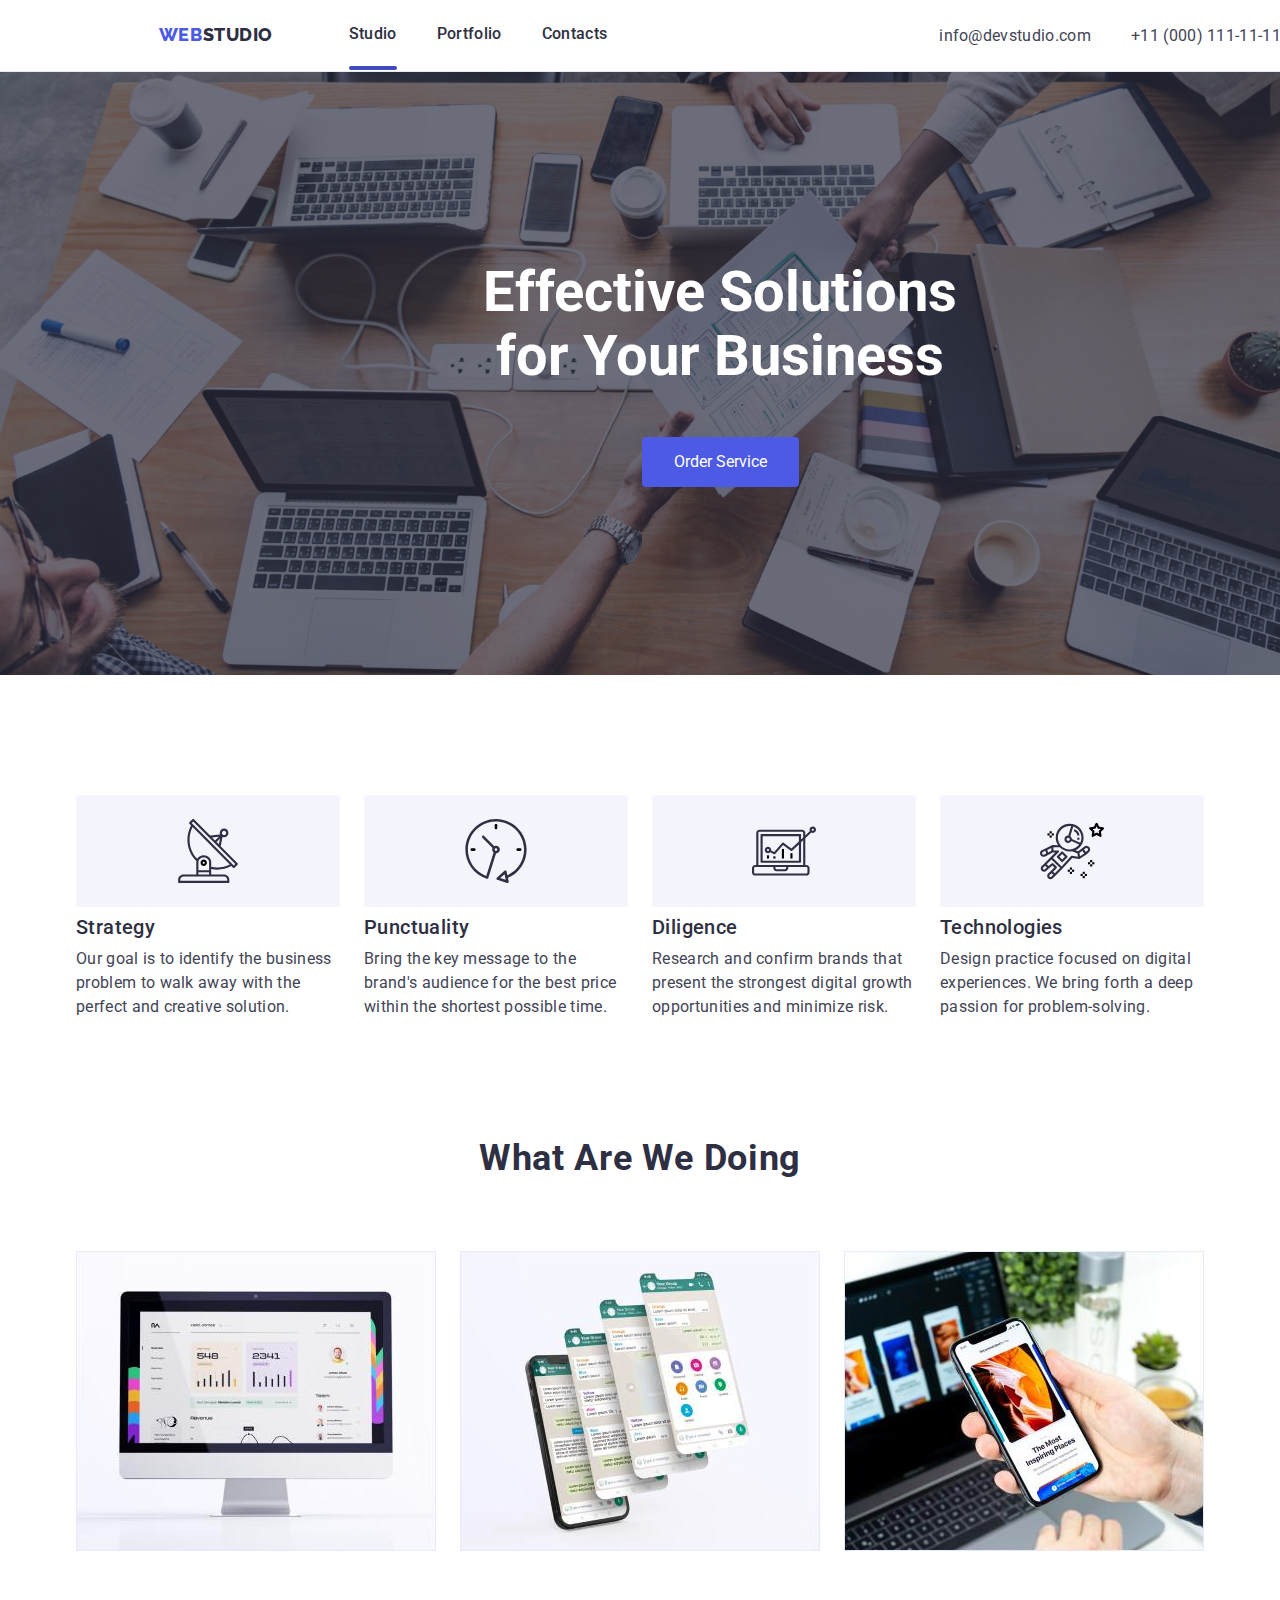
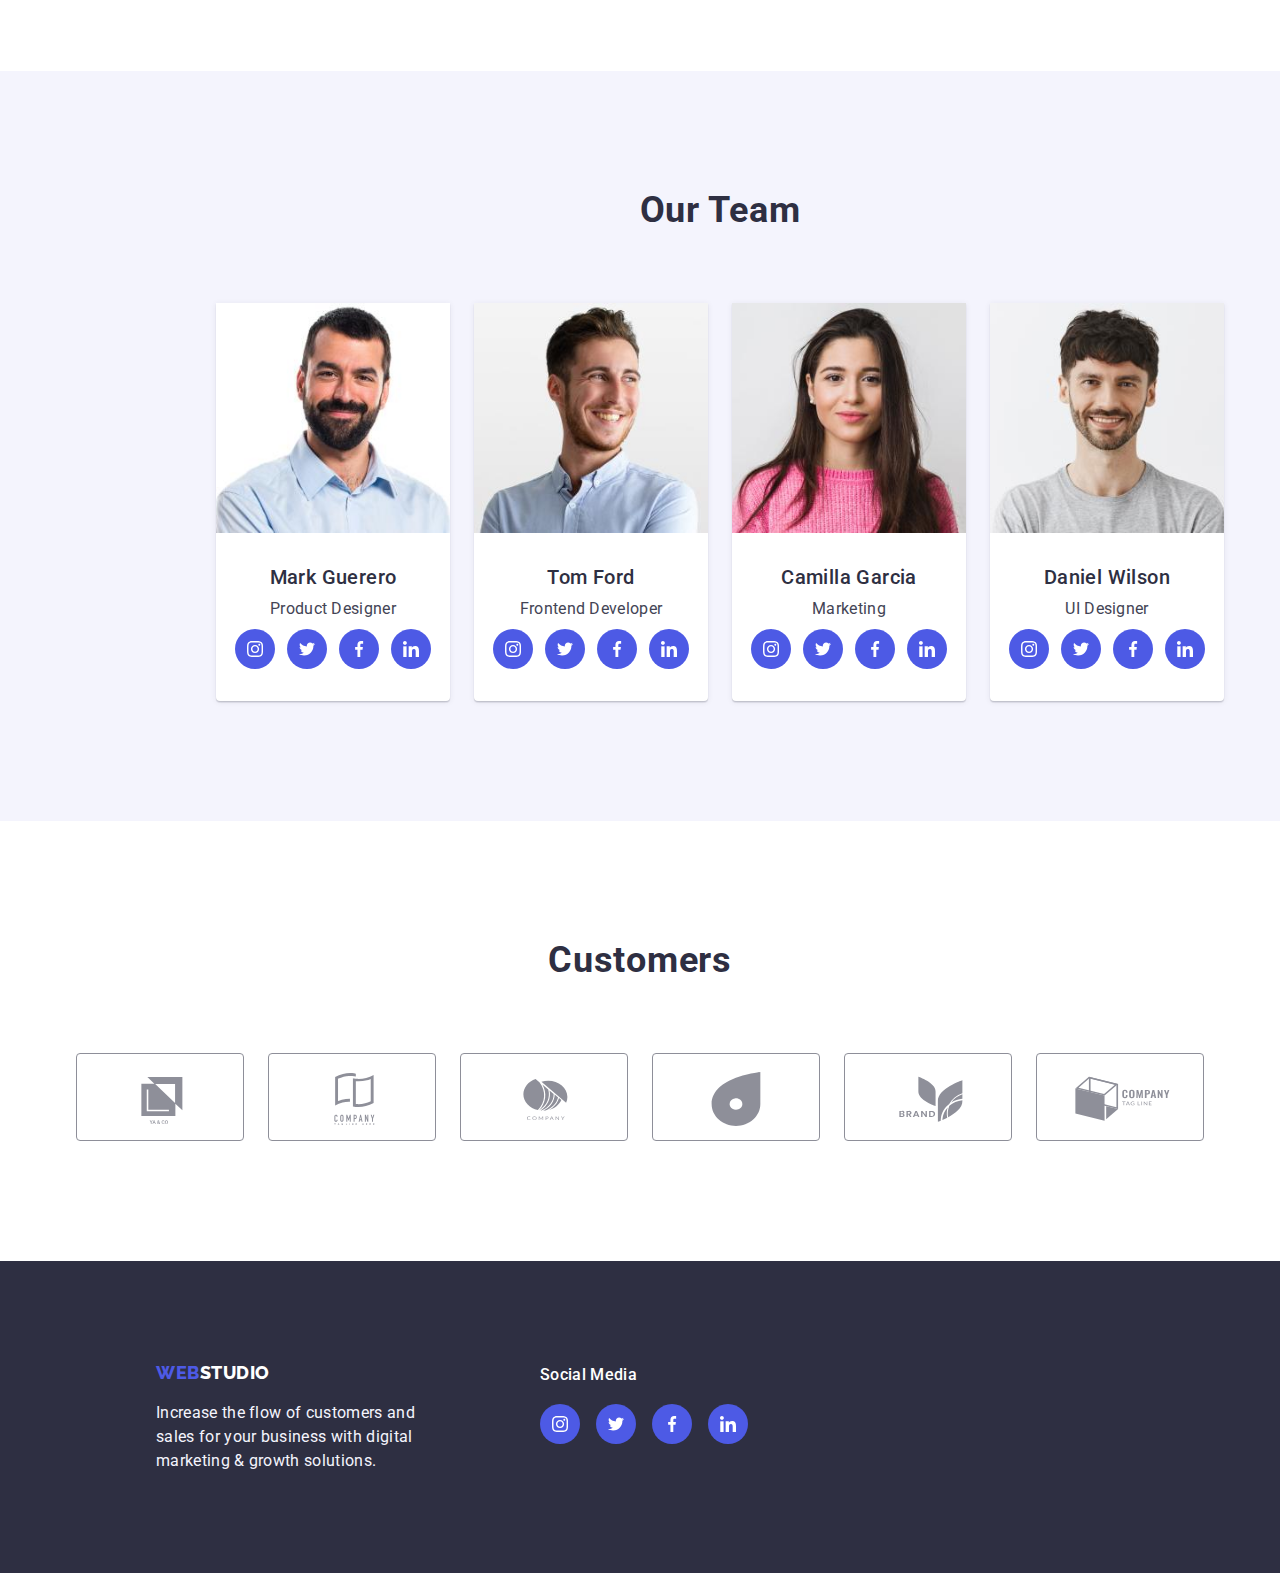
<file: index.html>
<!DOCTYPE html>
<html lang="en">
  <head>
    <meta charset="UTF-8" />
    <meta name="viewport" content="width=device-width, initial-scale=1.0" />
    <title>Studio</title>
    <link rel="preconnect" href="https://fonts.googleapis.com" />
    <link rel="preconnect" href="https://fonts.gstatic.com" crossorigin />
    <link
      href="https://fonts.googleapis.com/css2?family=Qwitcher+Grypen:wght@700&family=Raleway:wght@800&family=Roboto:wght@400;500;700;900&display=swap"
      rel="stylesheet"
    />
    <link rel="stylesheet" href="./CSS/styles.css" />
    <link rel="stylesheet" href="./CSS/modern-normalize.css" />
  </head>
  <body>
    <!--Header / Top Line-->
    <header class="container top-line">
      <div class="header-logo-container">
        <h4>
          <a class="header-logo" href="index.html"
            ><span class="logo">WEB</span>STUDIO</a
          >
        </h4>
      </div>
      <nav class="main-header">
        <ul class="main main-header-menu">
          <li class="main-header-menu-list">
            <a class="main-header-menu-list-items active" href="index.html">Studio</a>
          </li>
          <li class="main-header-menu-list">
            <a class="main-header-menu-list-items" href="portfolio.html"
              >Portfolio</a
            >
          </li>
          <li class="main-header-menu-list">
            <a class="main-header-menu-list-items" href="#">Contacts</a>
          </li>
        </ul>
      </nav>
      <div class="contact-header">
        <ul class="contact-header-menu">
          <li class="contact-header-menu-list">
            <a
              class="contact-header-menu-list-items"
              href="mailto:info@devstudio.com"
              >info@devstudio.com</a
            >
          </li>
          <li class="contact-header-menu-list">
            <a class="contact-header-menu-list-items" href="tel:+110001111111">
              +11 (000) 111-11-11</a
            >
          </li>
        </ul>
      </div>
    </header>
    <!--HERO SECTION-->
    <section class="container hero-section">
      <div class="main-section-container">
        <h1 class="main-section">
          Effective Solutions <br />
          for Your Business
        </h1>
      <button type="button" class="button hero-button" data-modal-open>Order Service</button>
      <div class="modal-container is-hidden" data-modal>
        <div class="modal">
          <button type="button" class="modal-close" data-modal-close>
            
            <svg class="icon-close" >
                      <use xlink:href="images/icons.svg#icon-close"></use></svg>
          </button>
        </div>
      </div>
      </div>
    </section>

    <!--SECTION ONE-->
    <section class="container section-one">
      <ul class="section-one-list">
        <li class="section-one-list-item">
          <div class="list-container">
            <div class="icon-list">
            <svg class="icon-section-one">
              <use xlink:href="images/icons.svg#icon-antenna""></use>
            </svg>
              </div>
            <h3 class="section-one-list-item-info">Strategy</h3>
            <p class="section-one-list-item-def">
              Our goal is to identify the business problem to walk away with the
              perfect and creative solution.
            </p>
          </div>
        </li>
        <li class="section-one-list-item">
          <div class="list-container">
             <div class="icon-list">
            <svg class="icon-section-one">
              <use xlink:href="images/icons.svg#icon-clock""></use>
            </svg>
              </div>
            <h3 class="section-one-list-item-info">Punctuality</h3>
            <p class="section-one-list-item-def">
              Bring the key message to the brand's audience for the best price
              within the shortest possible time.
            </p>
          </div>
        </li>
        <li class="section-one-list-item">
          <div class="list-container">
             <div class="icon-list">
            <svg class="icon-section-one">
              <use xlink:href="images/icons.svg#icon-graph"></use>
            </svg>
              </div>
            <h3 class="section-one-list-item-info">Diligence</h3>
            <p class="section-one-list-item-def">
              Research and confirm brands that present the strongest digital
              growth opportunities and minimize risk.
            </p>
          </div>
        </li>
        <li class="section-one-list-item">
          <div class="list-container">
             <div class="icon-list">
            <svg class="icon-section-one">
              <use xlink:href="images/icons.svg#icon-astronaut"></use>
            </svg>
              </div>
            <h3 class="section-one-list-item-info">Technologies</h3>
            <p class="section-one-list-item-def">
              Design practice focused on digital experiences. We bring forth a
              deep passion for problem-solving.
            </p>
          </div>
        </li>
      </ul>
    </section>
    <!--SECTION TWO-->
    <section class="container section-two">
      <h2 class="section-two-info">What are we doing</h2>
      <ul class="section-two-list">
        <li class="section-two-list-item">
          <img
            src="images/img-rectangle.jpg"
            alt="Stock exhange picture"
            width="360"
            height="300"
          />
        </li>
        <li class="section-two-list-item">
          <img
            src="images/img2.jpg"
            alt="Whatsapp screenshot"
            width="360"
            height="300"
          />
        </li>
        <li class="section-two-list-item">
          <img
            src="images/img3.jpg"
            alt="picture of a beautiful website"
            width="360"
            height="300"
          />
        </li>
      </ul>
    </section>
    <!--SECTION THREE-->
    <section class="container section-three">
      <h2 class="section-three-info">Our Team</h2>
      <ul class="section-three-list">
        <li class="section-three-list-item">
          <div class="list-two">
               <img
                src="images/img-mark.jpg"
                alt="man with beard"
                width="234"
                height="230"
               />
            <div class="team-details">
                <h3 class="section-three-list-item-name">Mark Guerero</h3>
                <p class="section-three-list-item-title">Product Designer</p>

                <div class="icon-team">
                  <a class="icon-link" href="https://www.instagram.com/" target="_blank">
                     <svg class="icon-ellipse icon-container">
                      <use xlink:href="images/icons.svg#icon-Ellipse"></use></svg>
                      <svg class="icon icon-instagram">
                        <use xlink:href="images/icons.svg#icon-instagram"></use></svg>
                    </a>
                

               
                <a class="icon-link" href="https://www.twitter.com/" target="_blank">
                   <svg class="icon-ellipse icon-container">
                    <use xlink:href="images/icons.svg#icon-Ellipse"></use></svg>
                    <svg class="icon icon-twitter" >
                      <use xlink:href="images/icons.svg#icon-twitter"></use></svg>
                </a>
           

               
               <a class="icon-link" href="https://www.facebook.com/" target="_blank">
                  <svg class="icon-ellipse icon-container">
                <use xlink:href="images/icons.svg#icon-Ellipse"></use>
               </svg>
               <svg class="icon icon-facebook">
                <use xlink:href="images/icons.svg#icon-facebook"></use>
               </svg>
               </a>
                

            
               <a class="icon-link" href="https://www.linkedin.com/" target="_blank">
                 <svg class="icon-ellipse icon-container">
                <use xlink:href="images/icons.svg#icon-Ellipse"></use>
               </svg>
               <svg class="icon icon-linked-in">
                <use xlink:href="images/icons.svg#icon-linked-in"></use>
               </svg>
               </a>
               </div>

            </div>
          </div>
        </li>
        <li class="section-three-list-item">
          <div class="list-two">
            <img
              src="images/img-tom.jpg"
              alt="smiling man"
              width="234"
              height="230"
            />
            <div class="team-details">
              <h3 class="section-three-list-item-name">Tom Ford</h3>
              <p class="section-three-list-item-title">Frontend Developer</p>

              <div class="icon-team">
                  <a class="icon-link" href="https://www.instagram.com/" target="_blank">
                     <svg class="icon-ellipse icon-container">
                      <use xlink:href="images/icons.svg#icon-Ellipse"></use></svg>
                      <svg class="icon icon-instagram">
                        <use xlink:href="images/icons.svg#icon-instagram"></use></svg>
                    </a>
                

               
                <a class="icon-link" href="https://www.twitter.com/" target="_blank">
                   <svg class="icon-ellipse icon-container">
                    <use xlink:href="images/icons.svg#icon-Ellipse"></use></svg>
                    <svg class="icon icon-twitter" >
                      <use xlink:href="images/icons.svg#icon-twitter"></use></svg>
                </a>
           

               
               <a class="icon-link" href="https://www.facebook.com/" target="_blank">
                  <svg class="icon-ellipse icon-container">
                <use xlink:href="images/icons.svg#icon-Ellipse"></use>
               </svg>
               <svg class="icon icon-facebook">
                <use xlink:href="images/icons.svg#icon-facebook"></use>
               </svg>
               </a>
                

            
               <a class="icon-link" href="https://www.linkedin.com/" target="_blank">
                 <svg class="icon-ellipse icon-container">
                <use xlink:href="images/icons.svg#icon-Ellipse"></use>
               </svg>
               <svg class="icon icon-linked-in">
                <use xlink:href="images/icons.svg#icon-linked-in"></use>
               </svg>
               </a>
               </div>


            </div>
          </div>
        </li>
        <li class="section-three-list-item">
          <div class="list-two">
            <img
              src="images/img-camilla.jpg"
              alt="young beautiful woman"
              width="234"
              height="230"
            />
            <div class="team-details">
              <h3 class="section-three-list-item-name">Camilla Garcia</h3>
              <p class="section-three-list-item-title">Marketing</p>
             
<div class="icon-team">
                  <a class="icon-link" href="https://www.instagram.com/" target="_blank">
                     <svg class="icon-ellipse icon-container">
                      <use xlink:href="images/icons.svg#icon-Ellipse"></use></svg>
                      <svg class="icon icon-instagram">
                        <use xlink:href="images/icons.svg#icon-instagram"></use></svg>
                    </a>
                

               
                <a class="icon-link" href="https://www.twitter.com/" target="_blank">
                   <svg class="icon-ellipse icon-container">
                    <use xlink:href="images/icons.svg#icon-Ellipse"></use></svg>
                    <svg class="icon icon-twitter" >
                      <use xlink:href="images/icons.svg#icon-twitter"></use></svg>
                </a>
           

               
               <a class="icon-link" href="https://www.facebook.com/" target="_blank">
                  <svg class="icon-ellipse icon-container">
                <use xlink:href="images/icons.svg#icon-Ellipse"></use>
               </svg>
               <svg class="icon icon-facebook">
                <use xlink:href="images/icons.svg#icon-facebook"></use>
               </svg>
               </a>
                

            
               <a class="icon-link" href="https://www.linkedin.com/" target="_blank">
                 <svg class="icon-ellipse icon-container">
                <use xlink:href="images/icons.svg#icon-Ellipse"></use>
               </svg>
               <svg class="icon icon-linked-in">
                <use xlink:href="images/icons.svg#icon-linked-in"></use>
               </svg>
               </a>
               </div>

            </div>
          </div>
        </li>
        <li class="section-three-list-item">
          <div class="list-two">
            <img
              src="images/img-daniel.jpg"
              alt="confident handsome man"
              width="234"
              height="230"
            />
            <div class="team-details">
              <h3 class="section-three-list-item-name">Daniel Wilson</h3>
              <p class="section-three-list-item-title">UI Designer</p>
             
              <div class="icon-team">
                  <a class="icon-link" href="https://www.instagram.com/" target="_blank">
                     <svg class="icon-ellipse icon-container">
                      <use xlink:href="images/icons.svg#icon-Ellipse"></use></svg>
                      <svg class="icon icon-instagram">
                        <use xlink:href="images/icons.svg#icon-instagram"></use></svg>
                    </a>
                

               
                <a class="icon-link" href="https://www.twitter.com/" target="_blank">
                   <svg class="icon-ellipse icon-container">
                    <use xlink:href="images/icons.svg#icon-Ellipse"></use></svg>
                    <svg class="icon icon-twitter" >
                      <use xlink:href="images/icons.svg#icon-twitter"></use></svg>
                </a>
           

               
               <a class="icon-link" href="https://www.facebook.com/" target="_blank">
                  <svg class="icon-ellipse icon-container">
                <use xlink:href="images/icons.svg#icon-Ellipse"></use>
               </svg>
               <svg class="icon icon-facebook">
                <use xlink:href="images/icons.svg#icon-facebook"></use>
               </svg>
               </a>
                

            
               <a class="icon-link" href="https://www.linkedin.com/" target="_blank">
                 <svg class="icon-ellipse icon-container">
                <use xlink:href="images/icons.svg#icon-Ellipse"></use>
               </svg>
               <svg class="icon icon-linked-in">
                <use xlink:href="images/icons.svg#icon-linked-in"></use>
               </svg>
               </a>
               </div>

            </div>
          </div>
        </li>
      </ul>
    </section>

    <!--SECTION FOUR-->
    <section class="container section-four">
      <h2 class="section-four-info">Customers</h2>
    </section>
    <ul class="section-four-items">
      <li class="section-four-items-list">
        <a class="section-four-items-link no-decoration" href="#">
          <svg class="icon-section-four">
              <use xlink:href="images/icons.svg#icon-ya-co"></use>
            </svg>
        </a>
      </li>
      <li class="section-four-items-list">
        <a class="section-four-items-link"  href="#">
          <svg class="icon-section-four">
              <use xlink:href="images/icons.svg#icon-company"></use>
            </svg>
        </a>
      </li >
      <li class="section-four-items-list">
        <a class="section-four-items-link"  href="#">
          <svg class="icon-section-four">
              <use xlink:href="images/icons.svg#icon-company-one"></use>
            </svg>
        </a>
      </li>
      <li class="section-four-items-list">
        <a class="section-four-items-link"  href="#">
          <svg class="icon-section-four">
              <use xlink:href="images/icons.svg#icon-foster"></use>
            </svg>
        </a>
      </li>
      <li class="section-four-items-list">
        <a  class="section-four-items-link" href="#">
          <svg class="icon-section-four">
              <use xlink:href="images/icons.svg#icon-brand"></use>
            </svg>
        </a>
      </li>
      <li class="section-four-items-list">
        <a class="section-four-items-link"  href="#">
          <svg class="icon-section-four">
              <use xlink:href="images/icons.svg#icon-tagline"></use>
            </svg>
        </a>
      </li>

    </ul>
    <!--Footer/ Bottom Line-->
    <footer class="container footer">
      <div class="footer-items">
          <h4><a class="footer-logo" href="index.html"><span class="logo">WEB</span>STUDIO</a></h4>
          <p class="footer-info">
             Increase the flow of customers and <br />
             sales for your business with digital <br />
             marketing & growth solutions.
         </p>
         
      </div>
      <div class="footer-items">
          <h4 class="footer-social">Social Media</h4> 
        <div class="icon-footer">
                <a class="icon-link" href="https://www.instagram.com/" target="_blank">
                     <svg class="icon-ellipse-footer icon-container">
                      <use xlink:href="images/icons.svg#icon-Ellipse"></use></svg>
                      <svg class="icon-footer-svg icon-instagram">
                        <use xlink:href="images/icons.svg#icon-instagram"></use></svg>
                    </a>
                

               
                <a class="icon-link" href="https://www.twitter.com/" target="_blank">
                   <svg class="icon-ellipse-footer  icon-container">
                    <use xlink:href="images/icons.svg#icon-Ellipse"></use></svg>
                    <svg class="icon-footer-svg icon-twitter" >
                      <use xlink:href="images/icons.svg#icon-twitter"></use></svg>
                </a>
           

               
               <a class="icon-link" href="https://www.facebook.com/" target="_blank">
                  <svg class="icon-ellipse-footer  icon-container">
                <use xlink:href="images/icons.svg#icon-Ellipse"></use>
               </svg>
               <svg class="icon-footer-svg icon-facebook">
                <use xlink:href="images/icons.svg#icon-facebook"></use>
               </svg>
               </a>
                

            
               <a class="icon-link" href="https://www.linkedin.com/" target="_blank">
                 <svg class="icon-ellipse-footer  icon-container">
                <use xlink:href="images/icons.svg#icon-Ellipse"></use>
               </svg>
               <svg class="icon-footer-svg icon-linked-in">
                <use xlink:href="images/icons.svg#icon-linked-in"></use>
               </svg>
               </a>
               </div>
            
      </div>
    </footer>
  <script src="./js/modal.js" type="text/javascript"></script>
  </body>
</html>
</file>
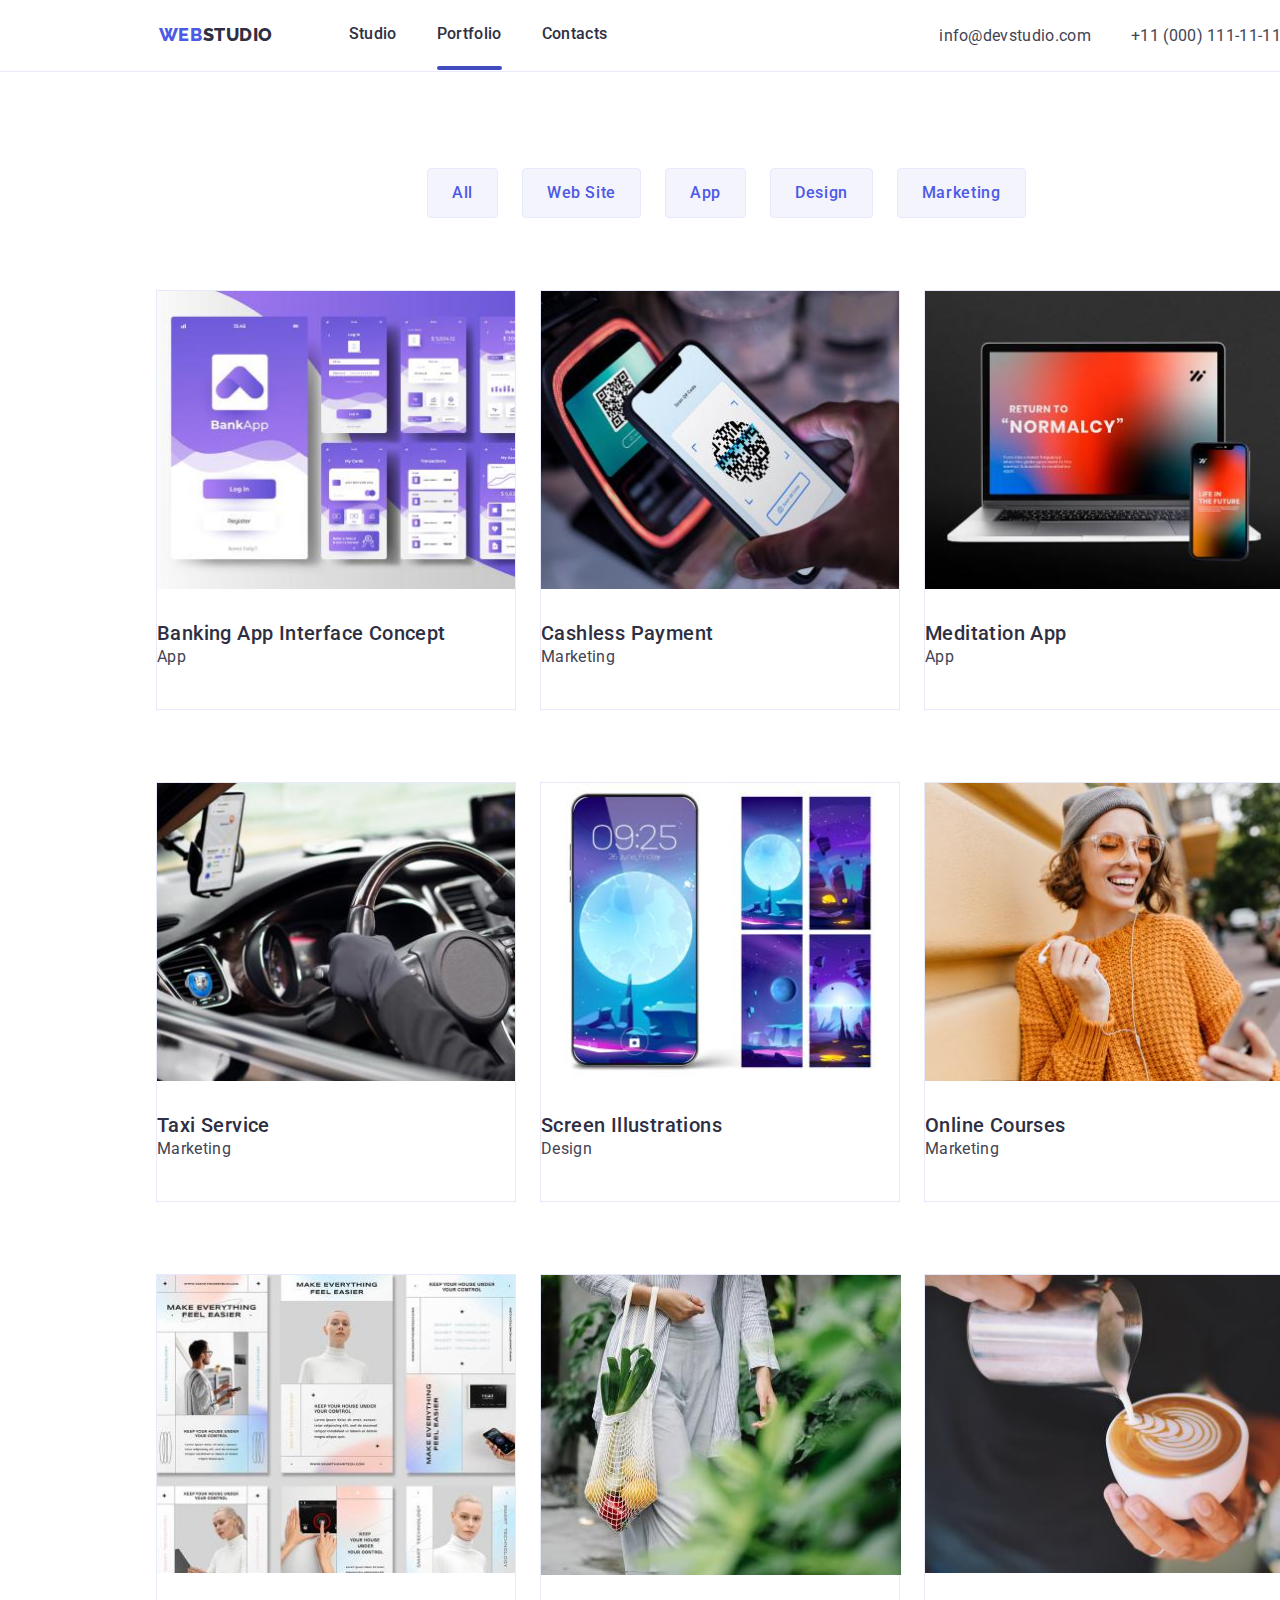
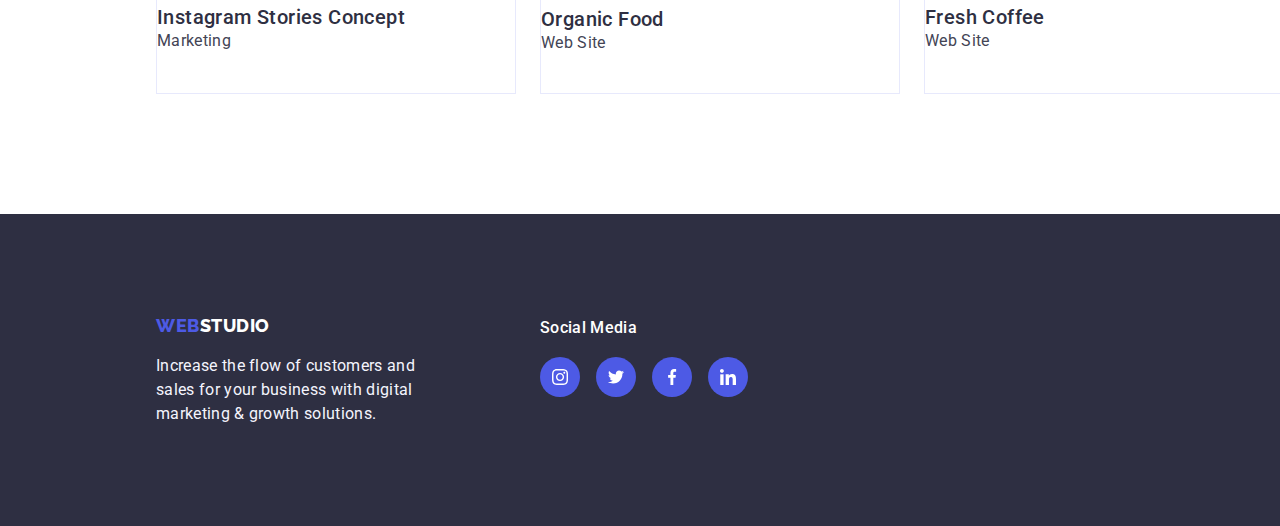
<file: portfolio.html>
<!DOCTYPE html>
<html lang="en">
  <head>
    <meta charset="UTF-8" />
    <meta name="viewport" content="width=device-width, initial-scale=1.0" />
    <title>Portfolio</title>
    <link rel="preconnect" href="https://fonts.googleapis.com" />
    <link rel="preconnect" href="https://fonts.gstatic.com" crossorigin />
    <link
      href="https://fonts.googleapis.com/css2?family=Qwitcher+Grypen:wght@700&family=Raleway:wght@800&family=Roboto:wght@400;500;700;900&display=swap"
      rel="stylesheet"
    />
    <link rel="stylesheet" href="./CSS/styles.css" />
    <link rel="stylesheet" href="./CSS/modern-normalize.css" />
  </head>
  <body>
    <!--Header / Top Line-->
    <header class="container top-line">
      <div class="header-logo-container">
        <h4>
          <a class="header-logo" href="index.html"
            ><span class="logo">WEB</span>STUDIO</a
          >
        </h4>
      </div>
      <nav class="main-header">
        <ul class="main main-header-menu">
          <li class="main-header-menu-list">
            <a class="main-header-menu-list-items" href="index.html">Studio</a>
          </li>
          <li class="main-header-menu-list">
            <a class="main-header-menu-list-items active" href="portfolio.html"
              >Portfolio</a
            >
          </li>
          <li class="main-header-menu-list">
            <a class="main-header-menu-list-items" href="#">Contacts</a>
          </li>
        </ul>
      </nav>
      <div class="contact-header">
        <ul class="contact-header-menu">
          <li class="contact-header-menu-list">
            <a
              class="contact-header-menu-list-items"
              href="mailto:info@devstudio.com"
              >info@devstudio.com</a
            >
          </li>
          <li class="contact-header-menu-list">
            <a class="contact-header-menu-list-items" href="tel:+110001111111">
              +11 (000) 111-11-11</a
            >
          </li>
        </ul>
      </div>
    </header>
    <!--Filter Section-->
    <section class="container filter">
      <ul class="filter-list">
        <li class="filter-list-item"><button class="btn-filter" type="button">All</button></li>
        <li class="filter-list-item"><button class="btn-filter" type="button">Web Site</button></li>
        <li class="filter-list-item"><button class="btn-filter" type="button">App</button></li>
        <li class="filter-list-item"><button class="btn-filter" type="button">Design</button></li>
        <li class="filter-list-item"><button class="btn-filter" type="button">Marketing</button></li>
      </ul>
      <!--Project cards Section-->
      <!--Row one-->
      <ul class="project-cards">
        <li class="project-cards-item">
          <div class="cards">
            <div class="cards-image">
                  <img src="./images/banking-app.jpg" alt="banking app" 
                    width="360" height="300" /> 
                    <div class="cards-overlay">
                     <p class="overlay-info" > 14 Stylish and User-Friendly App Design Concepts · Task Manager App · Calorie Tracker App ·
                       Exotic Fruit Ecommerce App · Cloud Storage App.</p>
                    </div>

            </div>
              <div class="cards-info">
                   <h2 class="project-cards-list">Banking App Interface Concept</h2>
                   <p class="project-cards-category">App</p></div>
          </div>
        </li>
        <li class="project-cards-item">
          <div class="cards">
            <div class="cards-image">
          <img
            src="./images/cashless-payment.jpg"
            alt="cashless payment"
            width="360" height="300"
          />
          <div class="cards-overlay">
                     <p class="overlay-info" > 14 Stylish and User-Friendly App Design Concepts · Task Manager App · Calorie Tracker App ·
                       Exotic Fruit Ecommerce App · Cloud Storage App.</p>
                    </div>
          </div>
          <div class="cards-info">
          <h2 class="project-cards-list">Cashless Payment</h2>
          <p class="project-cards-category">Marketing</p></div>
          </div>
        </li>
        <li class="project-cards-item">
          <div class="cards">
            <div class="cards-image">
          <img
            src="./images/meditation-app.jpg"
            alt="meditation app"
            width="360" height="300"
          />
           <div class="cards-overlay">
                     <p class="overlay-info" > 14 Stylish and User-Friendly App Design Concepts · Task Manager App · Calorie Tracker App ·
                       Exotic Fruit Ecommerce App · Cloud Storage App.</p>
                    </div>
          </div>
          <div class="cards-info">
          <h2 class="project-cards-list">Meditation App</h2>
          <p class="project-cards-category">App</p> </div>
           
          </div>
        </li>
         <!--Row two-->
        <li class="project-cards-item">
           <div class="cards">
            <div class="cards-image">
          <img src="./images/taxi-service.jpg" alt="taxi service" width="360" height="300" />
           <div class="cards-overlay">
                     <p class="overlay-info" > 14 Stylish and User-Friendly App Design Concepts · Task Manager App · Calorie Tracker App ·
                       Exotic Fruit Ecommerce App · Cloud Storage App.</p>
                    </div>
          </div>

          <div class="cards-info">
          <h2 class="project-cards-list">Taxi Service</h2>
          <p class="project-cards-category">Marketing</p></div>
           
          </div>
        </li>
        <li class="project-cards-item">
          <div class="cards">
            <div class="cards-image">
          <img
            src="./images/screen-illustrations.jpg"
            alt="screen illustration"
            width="360" height="300"
          />
           <div class="cards-overlay">
                     <p class="overlay-info" > 14 Stylish and User-Friendly App Design Concepts · Task Manager App · Calorie Tracker App ·
                       Exotic Fruit Ecommerce App · Cloud Storage App.</p>
                    </div>
          </div>
          <div class="cards-info">
          <h2 class="project-cards-list">Screen Illustrations</h2>
          <p class="project-cards-category">Design</p></div>
         
          </div>
        </li>
        <li class="project-cards-item">
          <div class="cards">
            <div class="cards-image">
          <img
            src="./images/online-courses.jpg"
            alt="online courses"
            width="360" height="300"
          />
           <div class="cards-overlay">
                     <p class="overlay-info" > 14 Stylish and User-Friendly App Design Concepts · Task Manager App · Calorie Tracker App ·
                       Exotic Fruit Ecommerce App · Cloud Storage App.</p>
                    </div>
         </div>
          <div class="cards-info">
          <h2 class="project-cards-list">Online Courses</h2>
          <p class="project-cards-category">Marketing</p></div>
           
          </div>
        </li>
         <!--Row three-->
        <li class="project-cards-item">
          <div class="cards">
            <div class="cards-image">
          <img
            src="./images/instagram-stories.jpg"
            alt="instagram stories concept"
            width="360" height="300"
          />
          <div class="cards-overlay">
                     <p class="overlay-info" > 14 Stylish and User-Friendly App Design Concepts · Task Manager App · Calorie Tracker App ·
                       Exotic Fruit Ecommerce App · Cloud Storage App.</p>
                    </div>
          </div>
          <div class="cards-info">
          <h2 class="project-cards-list">Instagram Stories Concept</h2>
          <p class="project-cards-category">Marketing</p></div>
           
          </div>
        </li class="project-cards-item">
        <li>
          <div class="cards">
            <div class="cards-image">
          <img src="./images/organic-food.jpg" alt="organic food" width="360" height="300" />
          <div class="cards-overlay">
                     <p class="overlay-info" > 14 Stylish and User-Friendly App Design Concepts · Task Manager App · Calorie Tracker App ·
                       Exotic Fruit Ecommerce App · Cloud Storage App.</p>
                    </div>
          </div>
          <div class="cards-info">
          <h2 class="project-cards-list">Organic Food</h2>
          <p class="project-cards-category">Web Site</p></div>
          </div>
        </li>
        <li class="project-cards-item">
           <div class="cards">
            <div class="cards-image">
          <img src="./images/fresh-cofee.jpg" alt="fresh coffee" width="360" height="300" />
          <div class="cards-overlay">
                     <p class="overlay-info" > 14 Stylish and User-Friendly App Design Concepts · Task Manager App · Calorie Tracker App ·
                       Exotic Fruit Ecommerce App · Cloud Storage App.</p>
                    </div>
          </div>
          <div class="cards-info">
            <h2 class="project-cards-list">Fresh Coffee</h2>
          <p class="project-cards-category">Web Site</p> </div>
          
          </div>
        </li>
      </ul>
    </section>

   <!--Footer/ Bottom Line-->
    <footer class="container footer">
      <div class="footer-items">
          <h4><a class="footer-logo" href="index.html"><span class="logo">WEB</span>STUDIO</a></h4>
          <p class="footer-info">
             Increase the flow of customers and <br />
             sales for your business with digital <br />
             marketing & growth solutions.
         </p>
         
      </div>
      <div class="footer-items">
          <h4 class="footer-social">Social Media</h4> 
        <div class="icon-footer">
                <a class="icon-link" href="https://www.instagram.com/" target="_blank">
                     <svg class="icon-ellipse-footer icon-container">
                      <use xlink:href="images/icons.svg#icon-Ellipse"></use></svg>
                      <svg class="icon-footer-svg icon-instagram">
                        <use xlink:href="images/icons.svg#icon-instagram"></use></svg>
                    </a>
                

               
                <a class="icon-link" href="https://www.twitter.com/" target="_blank">
                   <svg class="icon-ellipse-footer  icon-container">
                    <use xlink:href="images/icons.svg#icon-Ellipse"></use></svg>
                    <svg class="icon-footer-svg icon-twitter" >
                      <use xlink:href="images/icons.svg#icon-twitter"></use></svg>
                </a>
           

               
               <a class="icon-link" href="https://www.facebook.com/" target="_blank">
                  <svg class="icon-ellipse-footer  icon-container">
                <use xlink:href="images/icons.svg#icon-Ellipse"></use>
               </svg>
               <svg class="icon-footer-svg icon-facebook">
                <use xlink:href="images/icons.svg#icon-facebook"></use>
               </svg>
               </a>
                

            
               <a class="icon-link" href="https://www.linkedin.com/" target="_blank">
                 <svg class="icon-ellipse-footer  icon-container">
                <use xlink:href="images/icons.svg#icon-Ellipse"></use>
               </svg>
               <svg class="icon-footer-svg icon-linked-in">
                <use xlink:href="images/icons.svg#icon-linked-in"></use>
               </svg>
               </a>
               </div>
            
      </div>
    </footer>
    <script src="./js/modal.js"></script>
  </body>
</html>
</file>
<file: CSS/styles.css>
:root {
    --slate: #434455;
    --navy-blue: #2E2F42;
    --iris: #4D5AE5;
    --ocean: #404BBF;
    --cloud: #F4F4FD;
    --cornflower: #E7E9FC;
}

/*General styles*/
p,
h1,
h2,
h3,
h4,
h5,
h6 {
    margin: 0;
    padding: 0;
}

ul {
    margin: 0;
    padding: 0;
}

img {
    display: block;
}

body {
    font-family: "roboto", "sans-serif";
}

.container {
    max-width: 1440px;
    padding: 0 15px;
    margin: 0 auto;

    /*   border: 2px solid red;*/

}

.logo {
    color: var(--iris);
}

/*Studio Formatting*/

/* Header Styles*/
.top-line {
    border-bottom: 1px solid var(--cornflower);
    background: white;

    box-sizing: border-box;
    display: flex;
    width: 1440px;
    height: 72px;
    justify-content: center;
    align-items: center;
    flex-shrink: 0;
    padding: auto 156px;
}

.header-logo-container {
    display: inline-flex;
    height: 24px;
    align-items: center;
    flex-shrink: 0;
    padding-right: 76px;
}

.header-logo {
    color: var(--navy-blue);
    text-decoration: none;
    font-family: Raleway;
    font-size: 18px;
    font-weight: 800;
    line-height: 1.16em;
    letter-spacing: 0.54px;
    text-transform: uppercase;
}

.main-header-menu {
    margin: 0px;
    padding-right: 332px;
    list-style: none;

    display: inline-flex;
    align-items: flex-start;
    gap: 40px;
}

.main-header-menu-list-items {
    text-decoration: none;
    font-size: 16px;
    color: var(--navy-blue);
    font-size: 16px;
    font-weight: 500;
    line-height: 1.5em;
    letter-spacing: 0.32px;
}

.contact-header-menu {
    margin: 0px;
    padding: 0px;
    list-style: none;

    display: inline-flex;
    align-items: flex-start;
    gap: 40px;
}

.contact-header-menu-list-items {
    text-decoration: none;
    color: var(--slate);
    font-size: 16px;
    line-height: 1.5em;
    letter-spacing: 0.32px;
}

.main-header-menu-list-items:active,
.contact-header-menu-list-items:active {
    color: var(--ocean);
}

.main-header-menu-list-items:hover,
.contact-header-menu-list-items:hover .active {
    color: var(--ocean);

}
.active::after{
    content: "";
    display: block;
    height: 4px;
    border-radius: 2px;
    background: var(--ocean);
    position:relative;
    top:20px;

}
/*section Styles*/

/*hero section*/
.hero-section {
    background: var(--navy-blue);
    background-image: url('../images/office.jpg');
    background-position: 0px -167.766px;
    background-size: 100% 139.922%;
    background-repeat: no-repeat;
    width: 1440px;
    /*height: 600px;*/
    flex-shrink: 0;
    padding:0;
    /*background: url(../images/office.jpg), lightgray 0px -167.766px / 100% 139.922% no-repeat;*/
   
}

.main-section {
    color: white;
    font-size: 56px;
    font-weight: 700;
    text-align: center;
    width: 496px;
    padding-top: 188px;
    /*background-color: rgba(0, 0, 0, 0.5);*/

    
}

.main-section-container {
    display: flex;
    flex-direction: column;
    justify-content: center;
    align-items: center;
    gap: 48px;
    padding-bottom: 188px;
    background-color: rgba(46, 47, 66, 0.70);
  
}

.hero-button {
    font-size: 16px;
    font-family: inherit;
    background-color: var(--iris);
    text-decoration: none;
    text-align: center;
    color: white;
    border: none;
    border-radius: 4px;
    cursor: pointer;

    display: inline-flex;
    padding: 16px 32px;
    align-items: flex-start;
    gap: 10px;

}

.button:hover,
.button:focus {
    color: white;
    background-color: var(--ocean);
    box-shadow: 0px 4px 4px 0px;

}
.modal-container {
    width: 100%;
    height:100%;
    background-color: rgba(0, 0 ,0, 0.5);
    position:fixed;
    top:0;
    left:0;

    display: flex;
    justify-content: center;
    align-items: center;

    transition: opacity 250ms cubic-bezier(0.4,0,0.2,1);
    z-index: 4;

    
}

.modal {
    width: 408px;
    height: 584px;
    flex-shrink: 0;
    border-radius: 4px;
    background: #FCFCFC;
    box-shadow: 0px 2px 1px 0px rgba(0, 0, 0, 0.20), 0px 1px 3px 0px rgba(0, 0, 0, 0.12), 0px 1px 1px 0px rgba(0, 0, 0, 0.14);
    
}

.is-hidden{
    opacity:0;
    pointer-events: none;
}

.modal-close {
    border-radius: 100%;
    border: 1px solid rgba(0, 0, 0, 0.1);
    background-color: var(--cornflower);
    width: 24px;
    height: 24px;
    color: var(--navy-blue);
    margin-left: 360px;
    margin-top: 24px;
    display: block;
    transition: fill 250ms cubic-bezier(0.4, 0, 0.2, 1), border 250ms cubic-bezier(0.4, 0, 0.2, 1);
    cursor: pointer;
    display: flex;
    align-items: center;
    justify-content: center;
}

.modal-close-btn:hover {
    fill: currentColor;
    border: 1px solid currentColor;
}
*/
/*section one*/
.section-one {
    box-sizing: border-box;
    width: 1128px;

    flex-shrink: 0;
    margin-top: 120px;
    padding: 0 156px;
}

.section-one-list {
    display: flex;
    list-style: none;
    gap: 24px;
    justify-content: center;
    margin-top:120px;
}

.list-container {

    display: flex;
    width: 264px;
    flex-direction: column;
    align-items: flex-start;
    gap: 8px;
}

.section-one-list-item-info {
    color: var(--navy-blue);
    font-size: 20px;
    font-weight: 500;
    line-height: 1.2em;
    letter-spacing: 0.4px;
    width: 264px;
}

.section-one-list-item-def {
    color: var(--slate);
    font-size: 16px;
    line-height: 1.5em;
    letter-spacing: 0.32px;
    width: 264px;
}

.icon-list {
    border-radius: 4px;
    background: var(--cloud);
    width: 264px;
    height: 112px;
    flex-shrink: 0;
}

.icon-section-one {
    width: 64px;
    height: 64px;
    flex-shrink: 0;
    padding: 0;
    margin: 24px 100px;
}

/*section-two*/
.section-two {
    box-sizing: border-box;
    width: 1128px;
    flex-shrink: 0;
    flex-direction: column;
    margin-top: 120px;
    padding: 0 156px;


}

.section-two-list {
    list-style: none;
    display: flex;
    gap: 24px;
    justify-content: center;

}

.section-two-info {
    text-align: center;
    color: var(--navy-blue);
    text-align: center;
    font-size: 36px;
    font-weight: 700;
    line-height: 1.11em;
    letter-spacing: 0.72px;
    text-transform: capitalize;
    padding-bottom: 72px;
}

/*section three*/
.section-three {
    background: var(--cloud);
    box-sizing: border-box;
    width: 1440px;
    flex-shrink: 0;
    padding: 120px 156px;
    margin-top: 120px;
    margin-bottom: 120px;

}

.section-three-list {
    justify-content: center;
    padding-top: 72px;
    list-style: none;
    display: flex;
    gap: 24px;

}

.section-three-info {
    text-align: center;
    color: var(--navy-blue);
    text-align: center;
    font-size: 36px;
    font-weight: 700;
    line-height: 1.11em;
    letter-spacing: 0.72px;
    text-transform: capitalize;
}

.list-two {
    display: inline-flex;
    flex-direction: column;
    justify-content: center;
    align-items: center;
    gap: 32px;

    border-radius: 0px 0px 4px 4px;
    background: white;
    box-shadow: 0px 2px 1px 0px rgba(46, 47, 66, 0.08), 0px 1px 1px 0px rgba(46, 47, 66, 0.16), 0px 1px 6px 0px rgba(46, 47, 66, 0.08);
}

.team-details {
    display: flex;
    width: 232px;
    flex-direction: column;
    justify-content: center;
    align-items: center;
    gap: 8px;
    padding-bottom: 32px;
}

.section-three-list-item-name {
    color: var(--navy-blue);
    font-size: 20px;
    font-weight: 500;
    line-height: 1.2em;
    letter-spacing: 0.4px;
}

.section-three-list-item-title {
    color: var(--slate);
    font-size: 16px;
    line-height: 1.5em;
    letter-spacing: 0.32px;

}

.icon {
    fill: white;
    text-decoration: none;
    width: 16px;
    height: 16px;
    flex-shrink: 0;
    position: absolute;
}

.icon-link {
    display: flex;
    justify-content: center;
    align-items: center;
    fill: var(--iris);

}

.icon-ellipse {

    width: 40px;
    height: 40px;
    position: relative;

}

.icon-team {
    display: flex;
    justify-content: center;
    align-items: center;
    gap: 12px;
}

/*SECTION FOUR*/

.section-four-info {
    color: var(--navy-blue);
    text-align: center;
    font-size: 36px;
    font-weight: 700;
    line-height: 1.11em;
    letter-spacing: 0.72px;

}

.section-four-items {
    padding: 72px 156px 120px 156px;
}

.section-four-items-list {
    width: 168px;
    height: 88px;
    flex-shrink: 0;
    list-style: none;

    border: 1px solid #8E8F99;
    border-radius: 4px;
    padding: 16px 32px;
}

.section-four-items {
    display: flex;
    justify-content: center;
    gap: 24px;
}

.icon-section-four {
    width: 104px;
    height: 56px;
    flex-shrink: 0;
    fill: #8E8F99;

}

.icon-section-four:hover,
.section-four-items-list:focus {
    fill: var(--iris);
    transition: fill 0.3s;
    border-color: var(--iris);
}

.section-four-items-list:hover,
.section-four-items-list:focus {
    border-color: var(--iris);
    fill: var(--iris);
    transition: fill 0.3s;
}

/*footer*/
.footer {
    display: flex;
    background-color: var(--navy-blue);
    width: 1440px;
    flex-shrink: 0;
    padding-top: 101.5px;
    padding-left: 156px;
    gap: 120px;
}

.footer-logo {
    color: white;
    text-decoration: none;
    font-family: Raleway;
    font-size: 18px;
    font-weight: 800;
    line-height: 1.16em;
    letter-spacing: 0.54px;
    text-transform: uppercase;
}


.footer-info {
    color: var(--cloud);
    font-size: 16px;
    line-height: 1.5em;
    letter-spacing: 0.32px;
    width: 264px;
    padding-top: 17.5px;
    padding-bottom: 100px;

}


.footer-social {
    color: white;
    font-size: 16px;
    font-weight: 500;
    line-height: 1.5em;
    letter-spacing: 0.32px;

}

.icon-footer {
    display: inline-flex;
    align-items: flex-start;
    gap: 16px;

    padding-top: 17.5px;
}

.icon-footer-svg {
    fill: white;
    text-decoration: none;
    width: 16px;
    height: 16px;
    flex-shrink: 0;
    position: absolute;
}

.icon-ellipse-footer {

    width: 40px;
    height: 40px;
    position: relative;

}

.icon-link:hover .icon-ellipse-footer {
    fill: #31D0AA;
    transition: fill 0.3s;

}

.icon-ellipse-footer:hover,
.icon-ellipse-footer:focus {
    fill: #31D0AA;
    transition: fill 0.3s;
}

/*end of Studio Formatting*/

/*Portfolio Formatting*/
.filter {
    background-color: white;
    width: 1440px;
    padding-bottom: 72px;
    padding-left: 156px;
}

.filter-list {
    list-style: none;
    white-space: nowrap;
    display: inline-flex;
    align-items: flex-start;
    gap: 24px;
    padding: 96px 271px 72px;
}

.btn-filter {
    font-size: 16px;
    font-family: inherit;
    background-color: var(--cloud);
    text-align: center;
    color: var(--iris);
    font-weight: 500;
    line-height: 1.5em;
    letter-spacing: 0.64px;
    border-radius: 4px;
    border: 1px solid var(--cornflower);
    cursor: pointer;

    display: flex;
    padding: 12px 24px;
    justify-content: center;
    align-items: center;
}

.btn-filter:hover,
.btn-filter:focus {
    background: var(--ocean);
    box-shadow: 0px 2px 2px 0px;
    color: white;

}

.project-cards {

    display: flex;
    flex-wrap: wrap;
    gap: 24px;
    justify-content: center;
    flex-shrink: 0;
    width: 1128px;
    list-style: none;
overflow: hidden;

}

.cards {
    box-sizing: border-box;
    display: flex;
    width: 360px;
    height: 420px;
    padding-bottom: 0px;
    flex-direction: column;
    align-items: flex-start;
    gap: 32px;
    flex-shrink: 0;
    border: 1px solid var(--cornflower);
    background: white;
  
}
.cards-image{
    position:relative;
    overflow:hidden;
}

.cards-overlay {
    position: absolute;
    background-color: var(--iris);
    width: 100%;
    height: 100%;
    top:0;
    left:0;
    opacity:0;

    transform: translatey(100%);
   transition: transform 0.25s cubic-bezier(0.4, 0, 0.2, 1);
}
    
.overlay-info {
    font-size: 16px;
    font-weight: 400;
    line-height: 1.5em;
    color: var(--cloud);
    letter-spacing: 0.32px;
    text-align: justify;
    padding: 40px 32px 164px 32px;
    
}

.cards:hover .cards-overlay {
    opacity:1;
    transform: translatey(0);
    transition: transform 0.25s cubic-bezier(0.4, 0, 0.2, 1);

}*/

.cards-info {
    display: flex;
    padding: 0px 16px;
    flex-direction: column;
    justify-content: center;
    align-items: flex-start;
    gap: 8px;
    align-self: stretch;
}

.project-cards-list {
    color: var(--navy-blue);
    font-size: 20px;
    font-weight: 500;
    line-height: 1.2em;
    letter-spacing: 0.4px;
    
}

.project-cards-item {
    flex: 0 0 calc(33.33% - 20px);
    margin-bottom: 48px;
    
}

.project-cards-item img {
    max-width: 100%;
    height: auto;
}

.project-cards-category {
    color: var(--slate);
    font-size: 16px;
    line-height: 1.5em;
    letter-spacing: 0.32px;
}

/*end of portfolio formatting*/

/*SVG*/
</file>
